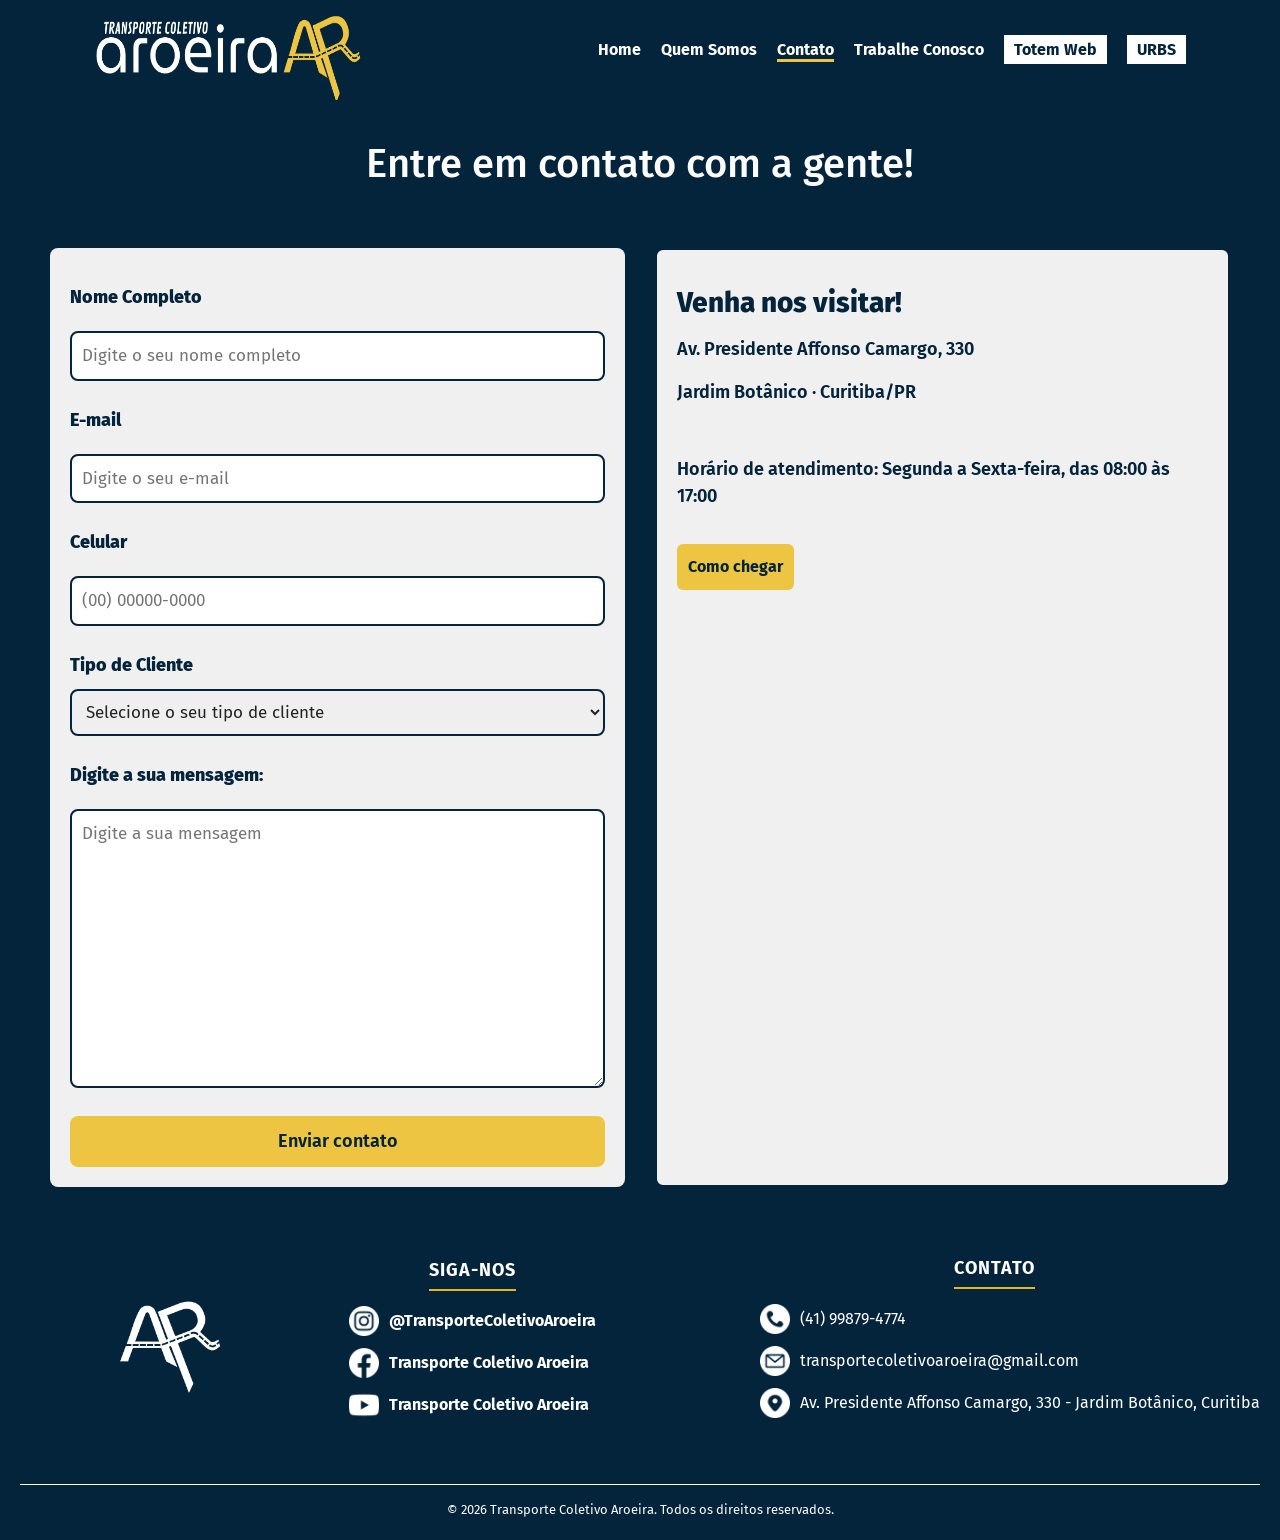
<file: contato.html>
<!DOCTYPE html>
<html lang="pt-br">

<head>
    <meta charset="UTF-8">
    <meta name="viewport" content="width=device-width, initial-scale=1.0">
    <link rel="stylesheet" href="css/bootstrap.min.css">
    <link rel="stylesheet" href="css/contato.css">
    <link rel="preconnect" href="https://fonts.googleapis.com">
    <link rel="preconnect" href="https://fonts.gstatic.com" crossorigin>
    <link href="https://fonts.googleapis.com/css2?family=Fira+Sans:ital,wght@0,100;0,200;0,300;0,400;0,500;0,600;0,700;0,800;0,900;1,100;1,200;1,300;1,400;1,500;1,600;1,700;1,800;1,900&family=Martel+Sans:wght@200;300;400;600;700;800;900&display=swap" rel="stylesheet">
    <link rel="icon" type="image/png" href="./img/logo1-azul.png">
    <title>Contato</title>

    <style>
        .menuativo {
            border-style: solid;
            border-color: #edc542;
            border-width: 0 0 3px 0;
        }
    </style>
</head>
<body>

    

    <header>
        <nav class="container nav-fill w-100">
            <div class="container-fluid align-items-center d-flex justify-content-between">
                <a class="navbar-brand" href="#">
                    <img src="img/logo-azul.png" alt="logotipo" width="270px" height="100px" id="logoHome">
                </a>

                <ul class="menu">
                    <li><a href="index.html">Home</a></li>
                    <li><a href="historia.html">Quem Somos</a></li>
                    <li><a class="menuativo" href="contato.html">Contato</a></li>
                    <li><a href="formulario-tc.html" target="_blank">Trabalhe Conosco</a></li>
                    <li><a href="totem-web.html" target="_blank" id="totem-web">Totem Web</a></li>
                    <li><a href="https://www.urbs.curitiba.pr.gov.br/portal/" target="_blank" id="totem-web">URBS</a></li>
                </ul>
            </div>
        </nav>
    </header>

    <main>
              <div class="contato-form-titulo">
            <h1>Entre em contato com a gente!</h1>
        </div>

        <div class="contato-linha">

        <form class="contato-form" action="#" method="post" enctype="multipart/form-data">
            <label for="cont-name">Nome Completo</label>
            <input type="text" id="cont-name" name="nome" placeholder="Digite o seu nome completo" required pattern=".{2,}" title="Nome deve ter pelo menos 2 caracteres">
            <label for="email">E-mail</label>
            <input type="email" id="email" name="email" placeholder="Digite o seu e-mail" required>
            <label for="cont-number">Celular</label>
            <input type="tel" id="cont-number" name="celular" placeholder="(00) 00000-0000"
                pattern="^\([1-9]{2}\)\s?[9]{1}[0-9]{4}-[0-9]{4}$" minlength="10" maxlength="14" required>


            <div class="area">
                <label for="area">Tipo de Cliente</label>
                <select name="area" id="area" required>
                    <option value="" selected disabled>Selecione o seu tipo de cliente</option>
                    <option value="A">Pessoa Física</option>
                    <option value="B">Pessoa Jurídica</option>
                </select>
            </div>

            <label for="mensagem">Digite a sua mensagem:</label>
            <textarea id="mensagem" name="mensagem" rows="10" cols="80" placeholder="Digite a sua mensagem" minlength="8" required></textarea>

            <button type="submit" class="btn-enviar" id="enviar">Enviar contato</button>
        </form>

    <div class="location-card">
  <div class="card-content">
    <h3>Venha nos visitar!</h3>
    <p>Av. Presidente Affonso Camargo, 330</p>
    <p>Jardim Botânico · Curitiba/PR</p>
    <br>
    <p>Horário de atendimento: Segunda a Sexta-feira, das 08:00 às 17:00</p>
    <br>
    <a href="https://www.google.com/maps/dir//Av.+Presidente+Affonso+Camargo,+330+-+Jardim+Bot%C3%A2nico,+Curitiba+-+PR,+80060-090/@-25.4353111,-49.2536797,17z/data=!4m18!1m8!3m7!1s0x94dce45008316187:0xa45df566914009e5!2sAv.+Presidente+Affonso+Camargo,+330+-+Jardim+Bot%C3%A2nico,+Curitiba+-+PR,+80060-090!3b1!8m2!3d-25.4353111!4d-49.2536797!16s%2Fg%2F11nnkry5k0!4m8!1m0!1m5!1m1!1s0x94dce45008316187:0xa45df566914009e5!2m2!1d-49.2536797!2d-25.4353111!3e3?entry=ttu&g_ep=EgoyMDI2MTEwOC4wIKXMDSoASAFQAw%3D%3D" class="btn" target="_blank" id="btn-directions">Como chegar</a>
  </div>
 
  <div class="map-container">
    <iframe src="https://www.google.com/maps/embed?pb=!1m18!1m12!1m3!1d3603.0883064479963!2d-49.256254624828095!3d-25.435311077558456!2m3!1f0!2f0!3f0!3m2!1i1024!2i768!4f13.1!3m3!1m2!1s0x94dce45008316187%3A0xa45df566914009e5!2sAv.%20Presidente%20Affonso%20Camargo%2C%20330%20-%20Jardim%20Bot%C3%A2nico%2C%20Curitiba%20-%20PR%2C%2080060-090!5e0!3m2!1spt-PT!2sbr!4v1794340828627!5m2!1spt-PT!2sbr" width="600" height="450" style="border:0;" allowfullscreen="" loading="lazy" referrerpolicy="strict-origin-when-cross-origin"></iframe>
  </div>
 
</div>
</div>
    </main>


    <footer>
        <div class="container d-flex justify-content-center align-items-center">
            <img src="img/logo2.png" alt="logotipo" width="150px" height="150px" id="logoFooter">
        </div>

        <div class="redes-sociais-container">
            <ul class="redes-sociais">
                 <h4>SIGA-NOS</h4>
                <li>
                    <img src="img/instagram-circle.png" alt="Instagram" width="30px" height="30px">
                    <a href="https://www.instagram.com/transportecoletivoaroeira/" target="_blank">@TransporteColetivoAroeira</a>
                </li>
                <li>
                    <img src="img/facebook (2).png" alt="Facebook" width="30px" height="30px">
                    <a href="https://www.facebook.com/profile.php?id=61596211351016" target="_blank">Transporte Coletivo Aroeira</a>
                </li>
                <li>
                    <img src="img/youtube (2).png" alt="Youtube" width="30px" height="30px">
                    <a href="https://www.youtube.com/channel/UCSySP_nSe_MnzeuQm8VsVvQ" target="_blank">Transporte Coletivo Aroeira</a>
                </li>
            </ul>
        </div>

        <div class="contato">
            <h4>CONTATO</h4>
            <ul class="contato-lista">
                <li>
                    <img src="img/phone.png" alt="Telefone" width="30px" height="30px">
                    <span>(41) 99879-4774</span>
                </li>
                <li>
                    <img src="img/email.png" alt="Email" width="30px" height="30px">
                    <span>transportecoletivoaroeira@gmail.com</span>
                </li>

                <li>
                    <img src="img/location.png" alt="Localização" width="30px" height="30px">
                    <span>Av. Presidente Affonso Camargo, 330 - Jardim Botânico, Curitiba</span>
                    </li>
            </ul>
        </div>
         <p>© 2026 Transporte Coletivo Aroeira. Todos os direitos reservados.</p>
    </footer>

    <script src="js/contato.js"></script>
</body>
    </html>
</file>
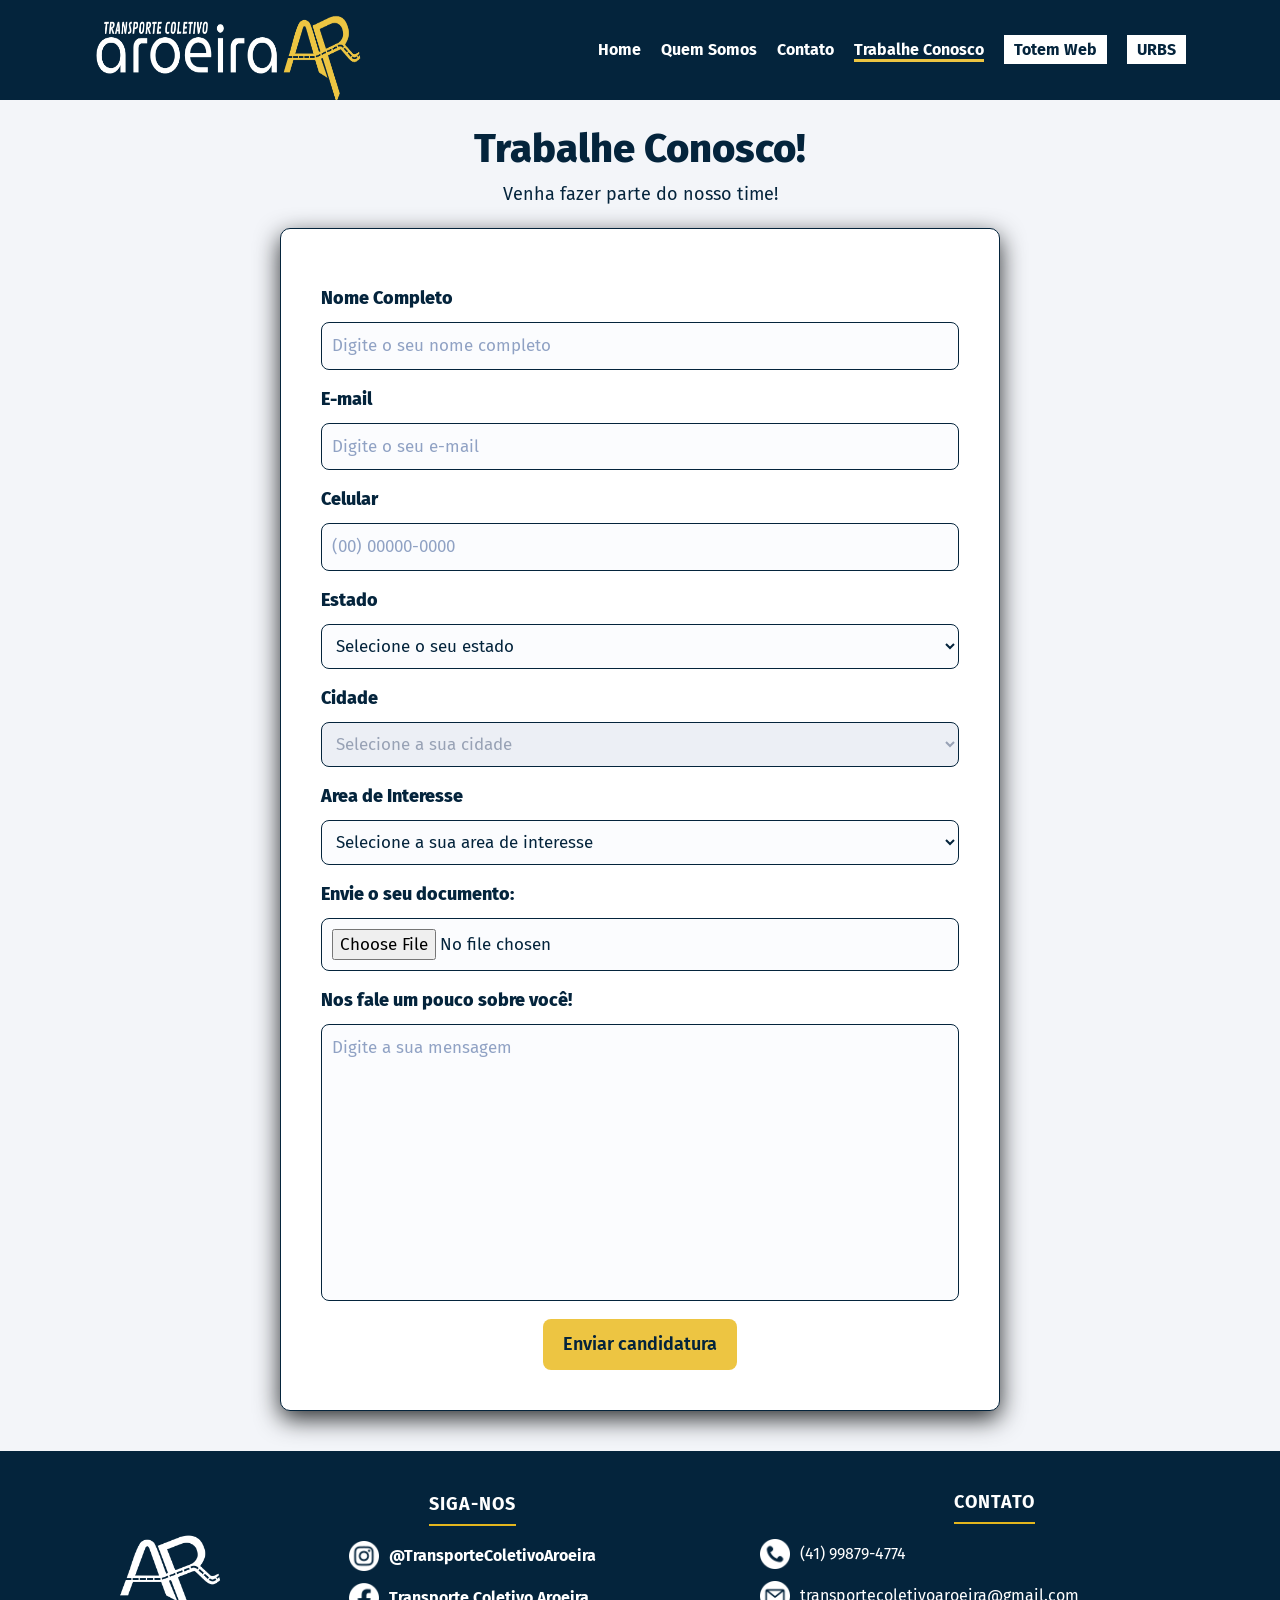
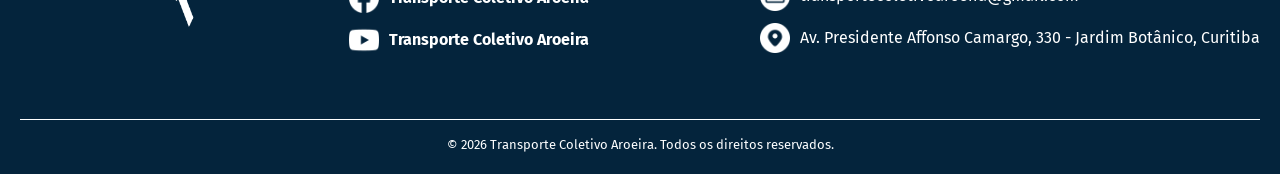
<file: formulario-tc.html>
<!DOCTYPE html>
<html lang="pt-br">

<head>
    <meta charset="UTF-8">
    <meta name="viewport" content="width=device-width, initial-scale=1.0">
    <link rel="stylesheet" href="css/bootstrap.min.css">
    <link rel="stylesheet" href="css/formulario-tc.css">
    <link rel="stylesheet" href="css/index.css">
    <link rel="preconnect" href="https://fonts.googleapis.com">
    <link rel="preconnect" href="https://fonts.gstatic.com" crossorigin>
    <link href="https://fonts.googleapis.com/css2?family=Fira+Sans:ital,wght@0,100;0,200;0,300;0,400;0,500;0,600;0,700;0,800;0,900;1,100;1,200;1,300;1,400;1,500;1,600;1,700;1,800;1,900&family=Martel+Sans:wght@200;300;400;600;700;800;900&display=swap" rel="stylesheet">
    <link rel="icon" type="image/png" href="img/logo1-azul.png">
    <title>Formulário Trabalhe Conosco</title>

    <style>
        .menuativo {
            border-style: solid;
            border-color: #edc542;
            border-width: 0 0 3px 0;
        }
    </style>
</head>

<body>

    <header>
        <nav class="container nav-fill w-100">
            <div class="container-fluid align-items-center d-flex justify-content-between">
                <a class="navbar-brand" href="#">
                    <img src="img/logo-azul.png" alt="logotipo" width="270px" height="100px" id="logoHome">
                </a>

                <ul class="menu">
                    <li><a href="index.html">Home</a></li>
                    <li><a href="historia.html">Quem Somos</a></li>
                    <li><a href="contato.html">Contato</a></li>
                    <li><a class="menuativo" href="formulario-tc.html" target="_blank">Trabalhe Conosco</a></li>
                    <li><a href="totem-web.html" target="_blank" id="totem-web">Totem Web</a></li>
                    <li><a href="https://www.urbs.curitiba.pr.gov.br/portal/" target="_blank" id="totem-web">URBS</a></li>
                </ul>
            </div>
        </nav>
    </header>


    <main>
        <div class="formulario-tc-titulo">
            <h1>Trabalhe Conosco!</h1>
            <p>Venha fazer parte do nosso time!</p>
        </div>

        <form class="formulario-tc" action="#" method="post" enctype="multipart/form-data">
            <label for="form-name">Nome Completo</label>
            <input type="text" id="form-name" name="nome" placeholder="Digite o seu nome completo" required pattern=".{2,}" title="Nome deve ter pelo menos 2 caracteres">
            <label for="email">E-mail</label>
            <input type="email" id="email" name="email" placeholder="Digite o seu e-mail" required>
            <label for="form-number">Celular</label>
            <input type="tel" id="form-number" name="celular" placeholder="(00) 00000-0000"
                pattern="^\([1-9]{2}\)\s?[9]{1}[0-9]{4}-[0-9]{4}$" minlength="10" maxlength="14" required>
            <div class="formu-estado">
                <label for="form-state">Estado</label>
                <select name="estado" id="form-state" required>
                    <option value="" selected disabled>Selecione o seu estado</option>
                    <option value="1">Paraná</option>
                    <option value="2">Santa Catarina</option>
                </select>
                <label for="cidade">Cidade</label>
                <select id="cidade" name="cidade" disabled>
                    <option value="">Selecione a sua cidade</option>
                </select>
            </div>

            <div class="area">
                <label for="area">Area de Interesse</label>
                <select name="area" id="area" required>
                    <option value="" selected disabled>Selecione a sua area de interesse</option>
                    <option value="A">Tecnologia</option>
                    <option value="B">Administração</option>
                    <option value="C">Manutenção</option>
                    <option value="D">Financeiro</option>
                </select>
            </div>

            <div class="curriculo">
                <label for="arquivo-doc">Envie o seu documento:</label>
                <input type="file" id="arquivo-doc" name="documento">
            </div>

            <label for="mensagem">Nos fale um pouco sobre você!</label>
            <textarea id="mensagem" name="mensagem" rows="10" cols="80" placeholder="Digite a sua mensagem" minlength="8" required></textarea>

            <button type="submit" class="btn-enviar" id="enviar">Enviar candidatura</button>
        </form>

    </main>

        <footer>
        <div class="container d-flex justify-content-center align-items-center">
            <img src="img/logo2.png" alt="logotipo" width="150px" height="150px" id="logoFooter">
        </div>

        <div class="redes-sociais-container">
            <ul class="redes-sociais">
                 <h4>SIGA-NOS</h4>
                <li>
                    <img src="img/instagram-circle.png" alt="Instagram" width="30px" height="30px">
                    <a href="https://www.instagram.com/transportecoletivoaroeira/" target="_blank">@TransporteColetivoAroeira</a>
                </li>
                <li>
                    <img src="img/facebook (2).png" alt="Facebook" width="30px" height="30px">
                    <a href="https://www.facebook.com/profile.php?id=61596211351016" target="_blank">Transporte Coletivo Aroeira</a>
                </li>
                <li>
                    <img src="img/youtube (2).png" alt="Youtube" width="30px" height="30px">
                    <a href="https://www.youtube.com/channel/UCSySP_nSe_MnzeuQm8VsVvQ" target="_blank">Transporte Coletivo Aroeira</a>
                </li>
            </ul>
        </div>

        <div class="contato">
            <h4>CONTATO</h4>
            <ul class="contato-lista">
                <li>
                    <img src="img/phone.png" alt="Telefone" width="30px" height="30px">
                    <span>(41) 99879-4774</span>
                </li>
                <li>
                    <img src="img/email.png" alt="Email" width="30px" height="30px">
                    <span>transportecoletivoaroeira@gmail.com</span>
                </li>

                <li>
                    <img src="img/location.png" alt="Localização" width="30px" height="30px">
                    <span>Av. Presidente Affonso Camargo, 330 - Jardim Botânico, Curitiba</span>
                    </li>
            </ul>
        </div>
         <p>© 2026 Transporte Coletivo Aroeira. Todos os direitos reservados.</p>
    </footer>


    <script src="js/formulario-tc.js"></script>

</body>

</html>
</file>
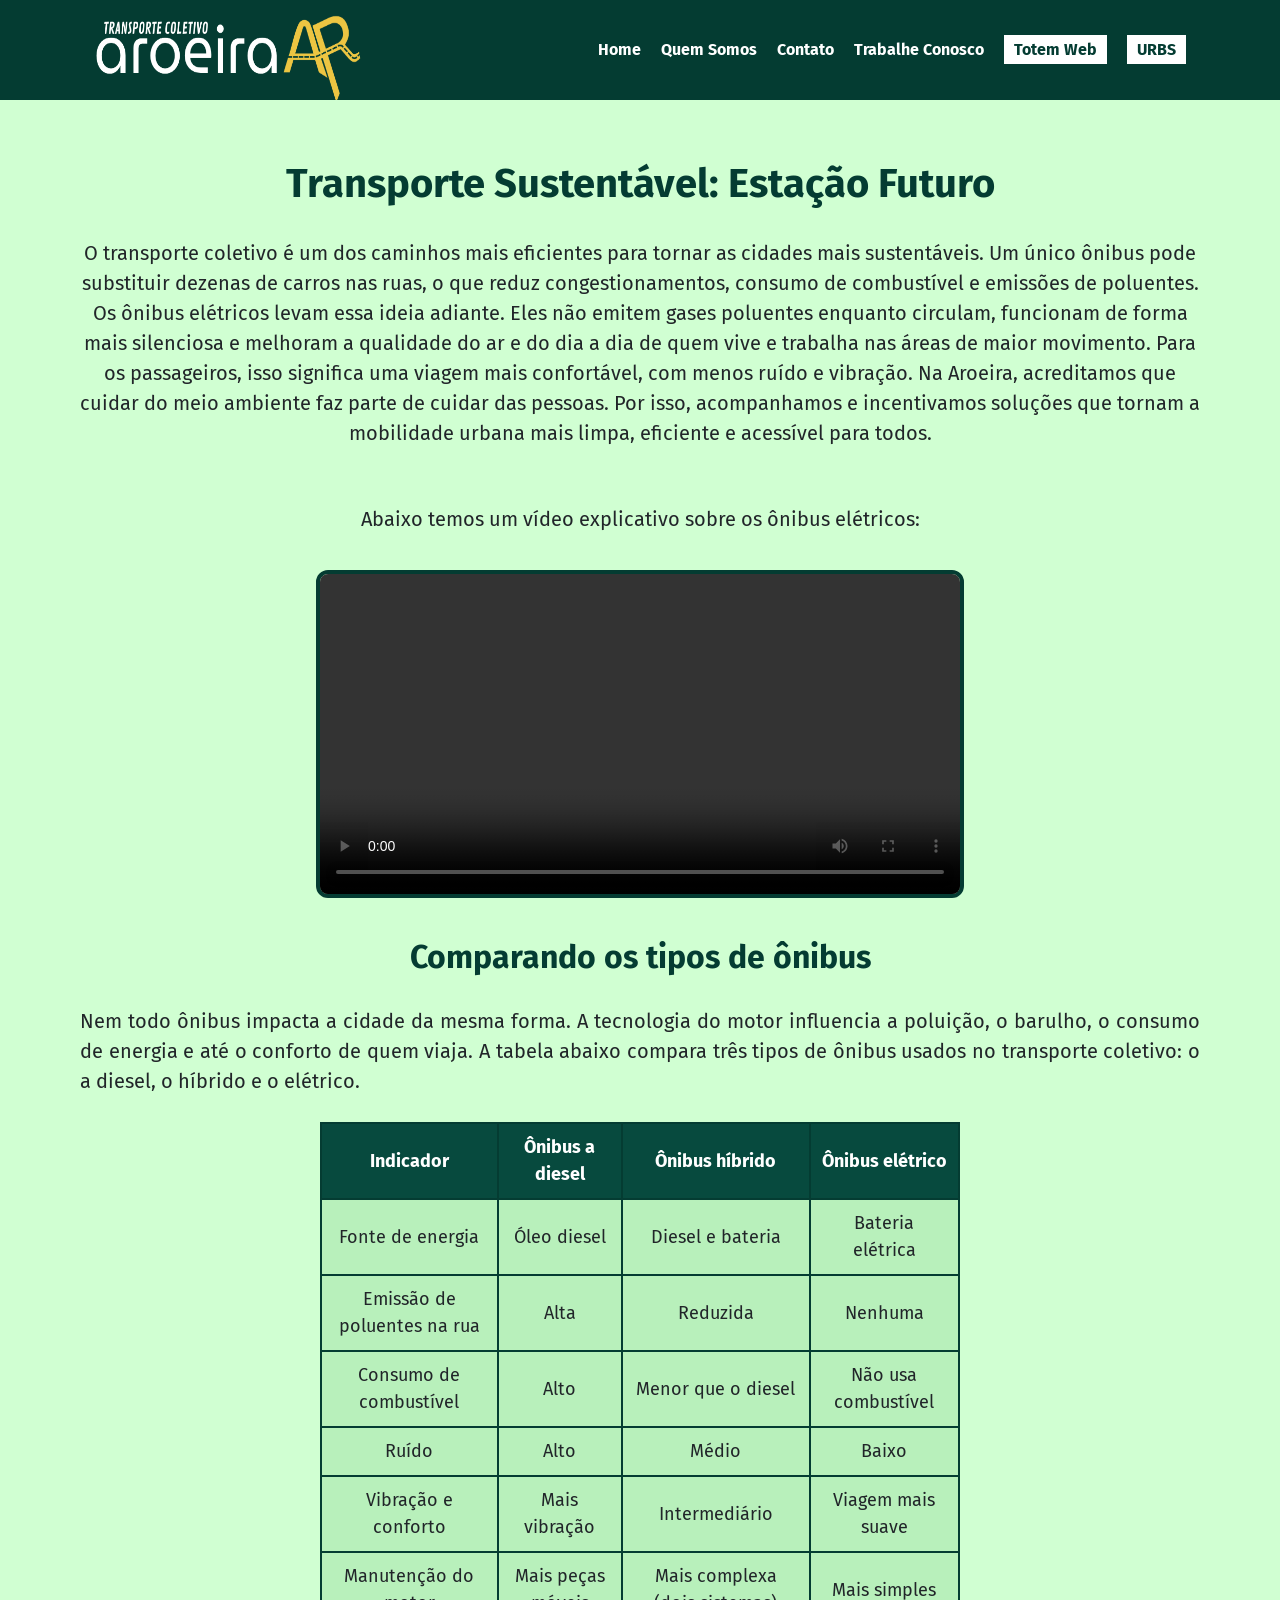
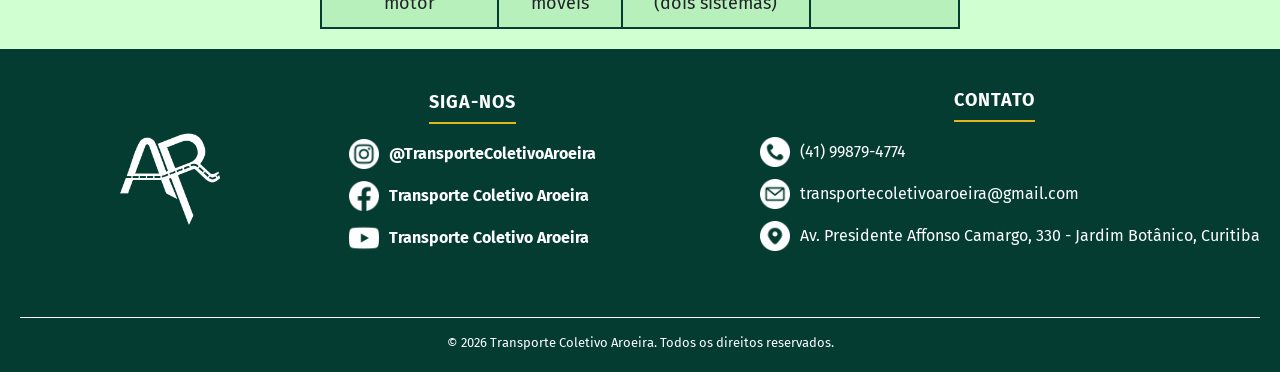
<file: sustentavel.html>
<!DOCTYPE html>
<html lang="pt-br">
<head>
    <meta charset="UTF-8">
    <meta name="viewport" content="width=device-width, initial-scale=1.0">
    <link rel="stylesheet" href="css/bootstrap.min.css">
    <link rel="stylesheet" href="css/sustentavel.css">
    <link rel="preconnect" href="https://fonts.googleapis.com">
    <link rel="preconnect" href="https://fonts.gstatic.com" crossorigin>
    <link href="https://fonts.googleapis.com/css2?family=Fira+Sans:ital,wght@0,100;0,200;0,300;0,400;0,500;0,600;0,700;0,800;0,900;1,100;1,200;1,300;1,400;1,500;1,600;1,700;1,800;1,900&family=Martel+Sans:wght@200;300;400;600;700;800;900&display=swap" rel="stylesheet">
    <link rel="icon" type="image/png" href="img/logo1-azul.png">
    <title>Transporte Sustentável</title>
</head>
<body>

    <header>
        <nav class="container nav-fill w-100">
            <div class="container-fluid align-items-center d-flex justify-content-between">
                <a class="navbar-brand" href="#">
                    <img src="img-sustentavel/logo-verde.png" alt="logotipo" width="270px" height="100px" id="logoHome">
                </a>
            

            <ul class="menu">
                <li><a class="menuativo" href="index.html">Home</a></li>
                <li><a href="historia.html">Quem Somos</a></li>
                <li><a href="contato.html">Contato</a></li>
                <li><a href="formulario-tc.html" target="_blank">Trabalhe Conosco</a></li>
                <li><a href="totem-web.html" target="_blank" id="totem-web">Totem Web</a></li>
                <li><a href="https://www.urbs.curitiba.pr.gov.br/portal/" target="_blank" id="totem-web">URBS</a></li>
            </ul>
            </div>
        </nav>
    </header>

    <main>
        <section class="intro">
            <h1>Transporte Sustentável: Estação Futuro</h1>
            <p>O transporte coletivo é um dos caminhos mais eficientes para tornar as cidades mais sustentáveis. Um único ônibus pode substituir dezenas de carros nas ruas, o que reduz congestionamentos, consumo de combustível e emissões de poluentes.
            Os ônibus elétricos levam essa ideia adiante. Eles não emitem gases poluentes enquanto circulam, funcionam de forma mais silenciosa e melhoram a qualidade do ar e do dia a dia de quem vive e trabalha nas áreas de maior movimento. Para os passageiros, isso significa uma viagem mais confortável, com menos ruído e vibração.
            Na Aroeira, acreditamos que cuidar do meio ambiente faz parte de cuidar das pessoas. Por isso, acompanhamos e incentivamos soluções que tornam a mobilidade urbana mais limpa, eficiente e acessível para todos.</p>

            <p>Abaixo temos um vídeo explicativo sobre os ônibus elétricos:</p>

            <div class="video-sus">
            <video width="640" height="360" controls>
                <source src="video/video-OnibusEletrico.mp4" type="video/mp4">
                <p>Seu navegador não suporta a tag de vídeo.</p>
                </video>
                </div>
        </section>

        <section class="tabela">
            <h2>Comparando os tipos de ônibus</h2>
<p>
    Nem todo ônibus impacta a cidade da mesma forma. A tecnologia do motor influencia
    a poluição, o barulho, o consumo de energia e até o conforto de quem viaja.
    A tabela abaixo compara três tipos de ônibus usados no transporte coletivo:
    o a diesel, o híbrido e o elétrico.
</p>
<table>
  <thead>
    <tr>
      <th>Indicador</th>
      <th>Ônibus a diesel</th>
      <th>Ônibus híbrido</th>
      <th>Ônibus elétrico</th>
    </tr>
  </thead>
  <tbody>
    <tr>
      <td>Fonte de energia</td>
      <td>Óleo diesel</td>
      <td>Diesel e bateria</td>
      <td>Bateria elétrica</td>
    </tr>
    <tr>
      <td>Emissão de poluentes na rua</td>
      <td>Alta</td>
      <td>Reduzida</td>
      <td>Nenhuma</td>
    </tr>
    <tr>
      <td>Consumo de combustível</td>
      <td>Alto</td>
      <td>Menor que o diesel</td>
      <td>Não usa combustível</td>
    </tr>
    <tr>
      <td>Ruído</td>
      <td>Alto</td>
      <td>Médio</td>
      <td>Baixo</td>
    </tr>
    <tr>
      <td>Vibração e conforto</td>
      <td>Mais vibração</td>
      <td>Intermediário</td>
      <td>Viagem mais suave</td>
    </tr>
    <tr>
      <td>Manutenção do motor</td>
      <td>Mais peças móveis</td>
      <td>Mais complexa (dois sistemas)</td>
      <td>Mais simples</td>
    </tr>
  </tbody>
</table>
</section>
    </main>

   <footer>
        <div class="container d-flex justify-content-center align-items-center">
            <img src="img/logo2.png" alt="logotipo" width="150px" height="150px" id="logoFooter">
        </div>

        <div class="redes-sociais-container">
            <ul class="redes-sociais">
                 <h4>SIGA-NOS</h4>
                <li>
                    <img src="img/instagram-circle.png" alt="Instagram" width="30px" height="30px">
                    <a href="https://www.instagram.com/transportecoletivoaroeira/" target="_blank">@TransporteColetivoAroeira</a>
                </li>
                <li>
                    <img src="img/facebook (2).png" alt="Facebook" width="30px" height="30px">
                    <a href="https://www.facebook.com/profile.php?id=61596211351016" target="_blank">Transporte Coletivo Aroeira</a>
                </li>
                <li>
                    <img src="img/youtube (2).png" alt="Youtube" width="30px" height="30px">
                    <a href="https://www.youtube.com/channel/UCSySP_nSe_MnzeuQm8VsVvQ" target="_blank">Transporte Coletivo Aroeira</a>
                </li>
            </ul>
        </div>

        <div class="contato">
            <h4>CONTATO</h4>
            <ul class="contato-lista">
                <li>
                    <img src="img/phone.png" alt="Telefone" width="30px" height="30px">
                    <span>(41) 99879-4774</span>
                </li>
                <li>
                    <img src="img/email.png" alt="Email" width="30px" height="30px">
                    <span>transportecoletivoaroeira@gmail.com</span>
                </li>

                <li>
                    <img src="img/location.png" alt="Localização" width="30px" height="30px">
                    <span>Av. Presidente Affonso Camargo, 330 - Jardim Botânico, Curitiba</span>
                    </li>
            </ul>
        </div>
         <p>© 2026 Transporte Coletivo Aroeira. Todos os direitos reservados.</p>
    </footer>

</body>
</html>
</file>
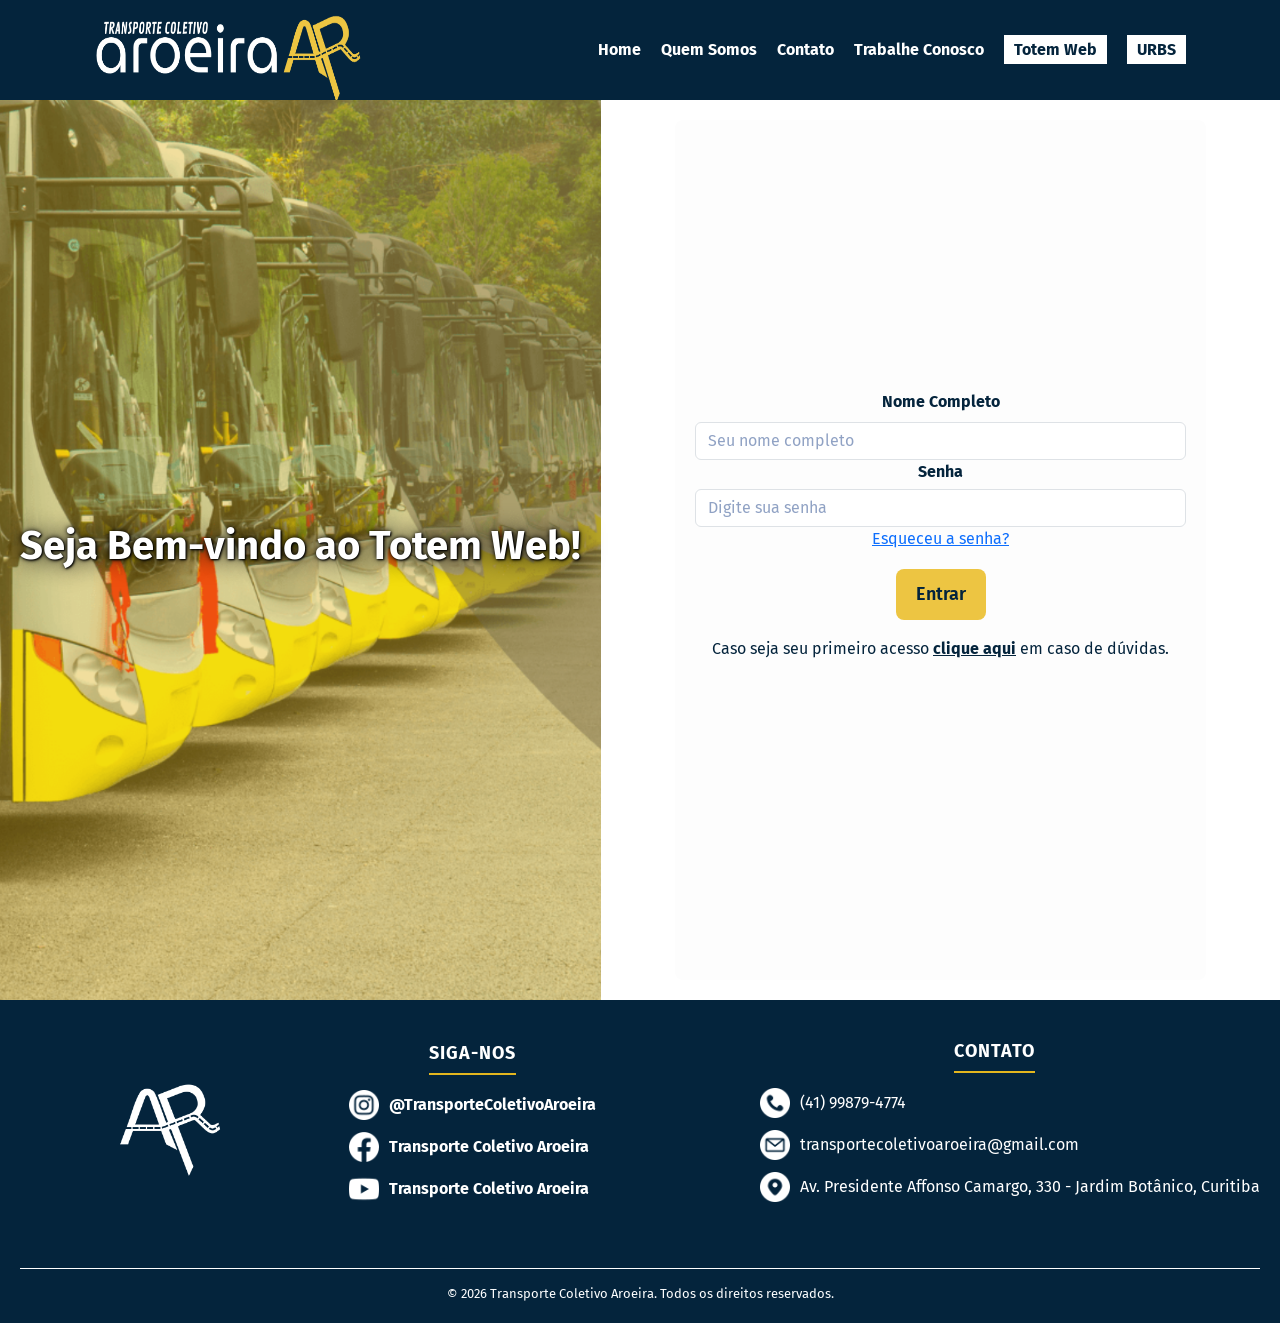
<file: totem-web.html>
<!DOCTYPE html>
<html lang="pt-br">
<head>
    <meta charset="UTF-8">
    <meta name="viewport" content="width=device-width, initial-scale=1.0">
    <link rel="stylesheet" href="css/bootstrap.min.css">
    <link rel="stylesheet" href="css/totem.css">
    <link rel="preconnect" href="https://fonts.googleapis.com">
    <link rel="preconnect" href="https://fonts.gstatic.com" crossorigin>
    <link href="https://fonts.googleapis.com/css2?family=Fira+Sans:ital,wght@0,100;0,200;0,300;0,400;0,500;0,600;0,700;0,800;0,900;1,100;1,200;1,300;1,400;1,500;1,600;1,700;1,800;1,900&family=Martel+Sans:wght@200;300;400;600;700;800;900&display=swap" rel="stylesheet">
    <link rel="icon" type="image/png" href="img/logo1-azul.png">
    <title>Totem Web</title>
</head>
<body>

    <header>
        <nav class="container nav-fill w-100">
            <div class="container-fluid align-items-center d-flex justify-content-between">
                <a class="navbar-brand" href="#">
                    <img src="img/logo-azul.png" alt="logotipo" width="270px" height="100px" id="logoHome">
                </a>
            

            <ul class="menu">
                <li><a href="index.html">Home</a></li>
                <li><a href="historia.html">Quem Somos</a></li>
                <li><a href="contato.html">Contato</a></li>
                <li><a href="formulario-tc.html" target="_blank">Trabalhe Conosco</a></li>
                <li><a href="totem-web.html\\" target="_blank" id="totem-web">Totem Web</a></li>
                <li><a href="https://www.urbs.curitiba.pr.gov.br/portal/" target="_blank" id="totem-web">URBS</a></li>
            </ul>
            </div>

        </nav>
    </header>

    <main>
        <section class="titulo">
            <h1>Seja Bem-vindo ao Totem Web!</h1>
        </section>

        <section class="login">
            <label for="nome" class="form-label mb-2">Nome Completo</label>
            <input type="text" class="form-control" id="nome" placeholder="Seu nome completo">
            <label for="senha" class="form-label">Senha</label>
            <input type="password" id="senha" class="form-control" placeholder="Digite sua senha">
            <a href="#" class="recuperacao" id="link-recuperacao">Esqueceu a senha?</a>
            <button type="submit" class="btn-enviar" id="link-enviar">Entrar</button>

            <div class="alert theme-warning" role="alert">
            <p>Caso seja seu primeiro acesso <a href="#" class="alert-link" id="link-alerta">clique aqui</a> em caso de dúvidas.</p>
            </div>
        </section>
    </main>

       <footer>
        <div class="container d-flex justify-content-center align-items-center">
            <img src="img/logo2.png" alt="logotipo" width="150px" height="150px" id="logoFooter">
        </div>

        <div class="redes-sociais-container">
            <ul class="redes-sociais">
                 <h4>SIGA-NOS</h4>
                <li>
                    <img src="img/instagram-circle.png" alt="Instagram" width="30px" height="30px">
                    <a href="https://www.instagram.com/transportecoletivoaroeira/" target="_blank">@TransporteColetivoAroeira</a>
                </li>
                <li>
                    <img src="img/facebook (2).png" alt="Facebook" width="30px" height="30px">
                    <a href="https://www.facebook.com/profile.php?id=61596211351016" target="_blank">Transporte Coletivo Aroeira</a>
                </li>
                <li>
                    <img src="img/youtube (2).png" alt="Youtube" width="30px" height="30px">
                    <a href="https://www.youtube.com/channel/UCSySP_nSe_MnzeuQm8VsVvQ" target="_blank">Transporte Coletivo Aroeira</a>
                </li>
            </ul>
        </div>

        <div class="contato">
            <h4>CONTATO</h4>
            <ul class="contato-lista">
                <li>
                    <img src="img/phone.png" alt="Telefone" width="30px" height="30px">
                    <span>(41) 99879-4774</span>
                </li>
                <li>
                    <img src="img/email.png" alt="Email" width="30px" height="30px">
                    <span>transportecoletivoaroeira@gmail.com</span>
                </li>

                <li>
                    <img src="img/location.png" alt="Localização" width="30px" height="30px">
                    <span>Av. Presidente Affonso Camargo, 330 - Jardim Botânico, Curitiba</span>
                    </li>
            </ul>
        </div>
         <p>© 2026 Transporte Coletivo Aroeira. Todos os direitos reservados.</p>
    </footer>

    <script src="js/totem.js"></script>
</body>
</html>
</file>
<file: css/contato.css>
body {
    font-family: 'Fira Sans', sans-serif;
    background-color: #04243c;
}

header {
background-color: #04243c;
margin: auto;
}


#totem-web {
    background-color: white;
    color: #04243c;
    padding: 5px 10px;
    transition: background-color 0.2s ease, color 0.2s ease;
}

.menu {
    display: flex;
    justify-content: center;
    list-style-type: none;
    margin: 0;
    padding: 0;
    gap: 20px;
}

.menu a {
    transition: color 0.2s ease;
}

.menu a:hover {
    color: #edc542;
    border-bottom: 3px solid #edc542;
}


#totem-web:hover {
    background-color: #edc542;
    color: #04243c;
    border-bottom: 0;
}

li a{
    color: white;
    text-decoration: none;
    font-weight: bold;
}

footer {
    background-color: #04243c;
    color: white;
    text-align: center;
    padding: 40px 20px 20px;
    display: flex;
    flex-wrap: wrap;
    justify-content: space-around;
    align-items: flex-start;
    gap: 30px;
}

#logoFooter {
    object-fit: contain;
    margin-bottom: 10px;
}

footer .container {
    flex: 1 1 200px;
}

.redes-sociais {
    align-items: left;
    display: block;
    list-style-type: none;
    justify-content: left;
    gap: 10px;
    margin-top: 10px;
    font-size: 18px;
    list-style: none;
    margin: 0;
    padding: 0;
}

.redes-sociais-container {
    display: flex;
    justify-content: left;
    flex: 1 1 250px;
}

.redes-sociais li,
.contato-lista li {
    display: flex;
    align-items: center;
    gap: 10px;
    margin-bottom: 12px;
    font-size: 16px;
}

footer h4 {
    font-size: 18px;
    font-weight: bold;
    letter-spacing: 1px;
    margin-bottom: 15px;
    padding-bottom: 8px;
    border-bottom: 2px solid #e4b61e;
    display: inline-block;
}

footer p {
    flex: 0 0 100%;
    text-align: center;
    margin: 20px 0 0;
    padding-top: 15px;
    border-top: 1px solid #ffffff;
    font-size: 13px;
    color: #fdfeff;
}

.contato-linha {
    display: flex;
    align-items: stretch;   /* cada um com a sua altura; use "stretch" para igualar */
    justify-content: center;
    gap: 30px;
    flex-wrap: wrap;           /* no celular, o card desce para baixo do formulário */
    max-width: 1200px;
    margin: 0 auto;
    padding-bottom: 30px;
    padding-left: 10px;
    padding-right: 10px;
}

.contato-linha > .contato-form,
.contato-linha > .location-card {
    flex: 1 1 400px;           /* cada um ocupa metade, mas quebra de linha abaixo de ~400px */
    max-width: 100%;
    margin: 0;                 /* remove margens automáticas que atrapalham o flex */
}

.map-container iframe {
    width: 100%;               /* o iframe tem width="600" fixo e estouraria a coluna */
    height: 300px;
}

.contato-form {
    background-color: #f0f0f0;
    color: #04243c;
    border-radius: 8px;
    display: flex;
    flex-direction: column;
    gap: 10px;
    padding: 20px;
}

.contato-form label {
    font-weight: 800;
    font-size: 18px;
    color: #04243c;
    margin: 16px 0 10px;
}

.location-card {
    border: 2px solid #04243c;
    background-color: #f0f0f0;
    border-radius: 8px;
    padding: 20px;
    display: flex;
    flex-direction: column;
}

.map-container {
    flex: 1;
    min-height: 300px;
}

.map-container iframe {
    width: 100%;
    height: 100%;
}


.location-card h3{
    font-weight: 800;
    color: #04243c;
    margin: 16px 0 10px;
}

.location-card p {
    font-weight: 600;
    font-size: 18px;
    color: #04243c;
    margin: 16px 0 10px;
}

.contato-form input,
.contato-form select,
.contato-form textarea {
    width: 100%;
    padding: 10px 10px;
    font-size: 17px;
    color: #262323;
    border: 2px solid #04243c;
    border-radius: 8px;
}

.btn-enviar {
    width: 100%;
    margin-top: 18px;
    align-self: center;
    padding: 12px 20px;
    font-weight: 600;
    font-size: 18px;
    color: #04243c;
    background: #edc542;
    border: 0;
    border-radius: 8px;
    cursor: pointer;
}
 
.btn-enviar:hover {
    background: #e4b61e;
}

  #btn-directions {
    padding: 10px;
    margin-bottom: 10px;
    text-decoration: none;
    font-weight: bold;
    background-color: #edc542;
    color: #04243c;
  }

  #btn-directions:hover {
    background-color: #f0d16a;
    color: #04243c;
  }

  .contato-form-titulo {
    text-align: center;
    margin-top: 40px;
    margin-bottom: 60px;
    font-weight: bold;
    color: #fcfcfc;
  }

html {
       overflow-y: scroll;
   }
   
@media (max-width: 768px) {
    header .container-fluid {
        flex-direction: column;
        gap: 10px;
        padding-bottom: 10px;
    }

    .menu {
        flex-wrap: wrap;
        gap: 10px 15px;
        padding: 0 10px;
    }

    #logoHome {
        max-width: 100%;
        height: auto;
    }

    footer {
        flex-direction: column;
        align-items: center;
    }

    .redes-sociais-container {
        justify-content: center;
    }
}


@media (max-width: 768px) {
    .contato-linha {
        gap: 20px;
        padding-left: 10px;
        padding-right: 10px;
    }

    .contato-form,
    .location-card {
        padding: 15px;
    }

    .contato-form-titulo {
        margin-top: 20px;
        margin-bottom: 30px;
        font-size: 1.6rem;
    }
}
</file>
<file: css/formulario-tc.css>
body {
    font-family: 'Fira Sans', sans-serif;
}

textarea {
    resize: none;
}

header {
background-color: #04243c;
margin: auto;
}


#totem-web {
    background-color: white;
    color: #04243c;
    padding: 5px 10px;
    transition: background-color 0.2s ease, color 0.2s ease;
}

.menu {
    display: flex;
    justify-content: center;
    list-style-type: none;
    margin: 0;
    padding: 0;
    gap: 20px;
}

.menu a {
    transition: color 0.2s ease;
}

.menu a:hover {
    color: #edc542;
    border-bottom: 3px solid #edc542;
}


#totem-web:hover {
    background-color: #edc542;
    color: #04243c;
    border-bottom: 0;
}

li a{
    color: white;
    text-decoration: none;
    font-weight: bold;
}

.formulario-tc-titulo {
    max-width: 720px;
    margin: 25px auto 5px;
    text-align: center;
}

.formulario-tc-titulo h1 {
    font-weight: 800;
    color: #04243c;
}
 
.formulario-tc-titulo p {
    margin: 0;
    font-size: 18px;
    color: #04243c;
    margin-bottom: 20px;
}

.formulario-tc {
    max-width: 720px;
    margin: 0 auto;
    padding: 40px;
    background: #ffffff;
    border-radius: 10px;
    border: 1px solid #04243c;
    box-shadow: 0 8px 25px #2b2e30;
    display: flex;
    flex-direction: column;
    margin-bottom: 40px;
}

.formulario-tc label {
    font-weight: 800;
    font-size: 18px;
    color: #04243c;
    margin: 16px 0 10px;
}

.formulario-tc input,
.formulario-tc select,
.formulario-tc textarea {
    width: 100%;
    padding: 10px 10px;
    font-size: 17px;
    color: #04243c;
    background: #fbfcfe;
    border: 1.5px solid #04243c;
    border-radius: 8px;
}
 
.formulario-tc ::placeholder {
    color: #90a2c4;
}
 
.formulario-tc input:hover,
.formulario-tc select:hover,
.formulario-tc textarea:hover {
    border-color: #edc542;
}
 
.formulario-tc input:focus,
.formulario-tc select:focus,
.formulario-tc textarea:focus {
    outline: none;
    background: #fff;
    border-color: #04243c;
    box-shadow: 0 0 0 2px #edc542
}


.formulario-tc select:disabled {
    background: #eceff5;
    color: #98a2b5;
    cursor: not-allowed;
}

.area {
    display: flex;
    flex-direction: column;
}

.formulario-tc input:user-invalid,
.formulario-tc select:user-invalid,
.formulario-tc textarea:user-invalid {
    border-color: red;
}
 
.btn-enviar {
    margin-top: 18px;
    align-self: center;
    padding: 12px 20px;
    font-weight: 600;
    font-size: 18px;
    color: #04243c;
    background: #edc542;
    border: 0;
    border-radius: 8px;
}
 
.btn-enviar:hover {
    background: #e4b61e;
}

html {
       overflow-y: scroll;
   }

footer {
    background-color: #04243c;
    color: white;
    text-align: center;
    padding: 40px 20px 20px;
    display: flex;
    flex-wrap: wrap;
    justify-content: space-around;
    align-items: flex-start;
    gap: 30px;
}

#logoFooter {
    object-fit: contain;
    margin-bottom: 10px;
}

footer .container {
    flex: 1 1 200px;
}

.redes-sociais {
    align-items: left;
    display: block;
    list-style-type: none;
    justify-content: left;
    gap: 10px;
    margin-top: 10px;
    font-size: 18px;
    list-style: none;
    margin: 0;
    padding: 0;
}

.redes-sociais-container {
    display: flex;
    justify-content: left;
    flex: 1 1 250px;
}

.redes-sociais li,
.contato-lista li {
    display: flex;
    align-items: center;
    gap: 10px;
    margin-bottom: 12px;
    font-size: 16px;
}

footer h4 {
    font-size: 18px;
    font-weight: bold;
    letter-spacing: 1px;
    margin-bottom: 15px;
    padding-bottom: 8px;
    border-bottom: 2px solid #e4b61e;
    display: inline-block;
}

footer p {
    flex: 0 0 100%;
    text-align: center;
    margin: 20px 0 0;
    padding-top: 15px;
    border-top: 1px solid #ffffff;
    font-size: 13px;
    color: #fdfeff;
}

@media (max-width: 768px) {
    header .container-fluid {
        flex-direction: column;
        gap: 10px;
        padding-bottom: 10px;
    }

    .menu {
        flex-wrap: wrap;
        gap: 10px 15px;
        padding: 0 10px;
    }

    #logoHome {
        max-width: 100%;
        height: auto;
    }

    footer {
        flex-direction: column;
        align-items: center;
    }

    .redes-sociais-container {
        justify-content: center;
    }
}


@media (max-width: 768px) {
    .formulario-tc input,
    .formulario-tc select,
    .formulario-tc textarea {
        font-size: 16px;
    }

    .btn-enviar {
        width: 100%;
    }
}
</file>
<file: css/index.css>
body {
    font-family: 'Fira Sans', sans-serif;
    background-color: #f3f5f9;
}

header {
background-color: #04243c;
margin: auto;
}


#totem-web {
    background-color: white;
    color: #04243c;
    padding: 5px 10px;
    transition: background-color 0.2s ease, color 0.2s ease;
}

.menu {
    display: flex;
    justify-content: center;
    list-style-type: none;
    margin: 0;
    padding: 0;
    gap: 20px;
}

.menu a {
    transition: color 0.2s ease;
}

.menu a:hover {
    color: #edc542;
    border-bottom: 3px solid #edc542;
}


#totem-web:hover {
    background-color: #edc542;
    color: #04243c;
    border-bottom: 0;
}

li a{
    color: white;
    text-decoration: none;
    font-weight: bold;
}

footer {
    background-color: #04243c;
    color: white;
    text-align: center;
    padding: 40px 20px 20px;
    display: flex;
    flex-wrap: wrap;
    justify-content: space-around;
    align-items: flex-start;
    gap: 30px;
}

#logoFooter {
    object-fit: contain;
    margin-bottom: 10px;
}

footer .container {
    flex: 1 1 200px;
}

.redes-sociais {
    align-items: left;
    display: block;
    list-style-type: none;
    justify-content: left;
    gap: 10px;
    margin-top: 10px;
    font-size: 18px;
    list-style: none;
    margin: 0;
    padding: 0;
}

.redes-sociais-container {
    display: flex;
    justify-content: left;
    flex: 1 1 250px;
}

.redes-sociais li,
.contato-lista li {
    display: flex;
    align-items: center;
    gap: 10px;
    margin-bottom: 12px;
    font-size: 16px;
}

footer h4 {
    font-size: 18px;
    font-weight: bold;
    letter-spacing: 1px;
    margin-bottom: 15px;
    padding-bottom: 8px;
    border-bottom: 2px solid #e4b61e;
    display: inline-block;
}

main a {
    padding-left: 5px;
}

footer p {
    flex: 0 0 100%;
    text-align: center;
    margin: 20px 0 0;
    padding-top: 15px;
    border-top: 1px solid #ffffff;
    font-size: 13px;
    color: #fdfeff;
}

html {
       overflow-y: scroll;
   }

.banner {
    width: 100%;
    height: 450px;
}

.banner img {
    display: block;
    width: 100%;
    height: 100%;
    object-fit: cover;
    object-position: center 60%;
}

.card {
    border: none;
    background: transparent;
}

.card-body {
    background-color: #04243c;
    color: white;
    border-radius: 10px;
    padding: 20px;
    border: 2px solid #04243c;
}

.card-body:hover {
  transform: translateY(-4px);
  box-shadow: 0 10px 24px rgba(3, 22, 36, 0.436);
}

.card-img-top {
    padding-bottom: 5px;
    border-radius: 10px;
}

 .location-card {
    display: flex;
    max-width: 1000px;
    margin: 0 auto;
    background: #fff;
    border-radius: 24px;
    overflow: hidden;
    box-shadow: 0 10px 40px rgba(0, 0, 0, .12);
    font-family: system-ui, sans-serif;
  }
 
  .card-content {
    flex: 1;
    padding: 40px;
  }
  .card-content h3 { margin: 0 0 8px; font-size: 32px; color: #16213e; }
  .card-content p  { margin: 4px 0; color: #444; }

  
  .btn-card {
    background-color: white;
    color: #04243c;
    padding: 10px 20px;
    text-decoration: none;
    font-weight: bold;
    border-radius: 5px;
  }

  .btn-card:hover {
    background-color: #0c3e64;
    color: white;
  }
 

  .map-container {
    flex: 1.3;
    min-height: 400px;
  }
  .map-container iframe {
    width: 100%;
    height: 100%;
    border: 0;
  }

  .location-card {
    background-color: white;
    box-shadow: 0 20px 60px rgba(0, 0, 0, .12);
    margin: 40px auto;
  }

 .location-card h3,
.location-card p { font-weight: bold; }

  #btn-directions {
    padding: 15px;
    text-decoration: none;
    font-weight: bold;
    background-color: #04243c;
    color: white;
  }

  #btn-directions:hover {
    background-color: #0c3e64;
    color: white;
  }

  .sustentabilidade {
    background-color: #043c32;
    color: white;
    align-items: center;
    text-align: center;
    padding: 40px;
    font-size: 20px;
  }

  .sustentabilidade h1 {
    font-weight: bold;
    padding-bottom: 20px;
  }

  .btn-sustentavel {
    background-color: white;
    color: #043c32;
    padding: 10px 20px;
    text-decoration: none;
    font-weight: bold;
    border-radius: 5px;
  } 

   .btn-sustentavel:hover {
    background-color: #10564a;
    color: white;
   }

@media (max-width: 768px) {
    header .container-fluid {
        flex-direction: column;
        gap: 10px;
        padding-bottom: 10px;
    }

    .menu {
        flex-wrap: wrap;
        gap: 10px 15px;
        padding: 0 10px;
    }

    #logoHome {
        max-width: 100%;
        height: auto;
    }

    footer {
        flex-direction: column;
        align-items: center;
    }

    .redes-sociais-container {
        justify-content: center;
    }
}


@media (max-width: 768px) {
    .banner {
        height: 220px;
    }

    .location-card {
        flex-direction: column;
        margin: 20px 10px;
    }

    .card-content {
        padding: 20px;
    }

    .map-container {
        min-height: 300px;
    }

    .sustentabilidade {
        padding: 20px;
        font-size: 16px;
    }
}
</file>
<file: css/sustentavel.css>
body {
    font-family: 'Fira Sans', sans-serif;
    background-color: #d0ffd2;
}

header {
background-color: #043c32;
margin: auto;
}


#totem-web {
    background-color: white;
    color: #043c32;
    padding: 5px 10px;
    transition: background-color 0.2s ease, color 0.2s ease;
}


#totem-web:hover {
    background-color: #edc542;
    color: #043c32;
    border-bottom: 0;
}
.menu {
    display: flex;
    justify-content: center;
    list-style-type: none;
    margin: 0;
    padding: 0;
    gap: 20px;
}

.menu a {
    transition: color 0.2s ease;
}

.menu a:hover {
    color: #edc542;
    border-bottom: 3px solid #edc542;
}



li a{
    color: white;
    text-decoration: none;
    font-weight: bold;
}

footer {
    background-color: #043c32;
    color: white;
    text-align: center;
    padding: 40px 20px 20px;
    display: flex;
    flex-wrap: wrap;
    justify-content: space-around;
    align-items: flex-start;
    gap: 30px;
}

#logoFooter {
    object-fit: contain;
    margin-bottom: 10px;
}

footer .container {
    flex: 1 1 200px;
}

.redes-sociais {
    align-items: left;
    display: block;
    list-style-type: none;
    justify-content: left;
    gap: 10px;
    margin-top: 10px;
    font-size: 18px;
    list-style: none;
    margin: 0;
    padding: 0;
}

.redes-sociais-container {
    display: flex;
    justify-content: left;
    flex: 1 1 250px;
}

.redes-sociais li,
.contato-lista li {
    display: flex;
    align-items: center;
    gap: 10px;
    margin-bottom: 12px;
    font-size: 16px;
}

footer h4 {
    font-size: 18px;
    font-weight: bold;
    letter-spacing: 1px;
    margin-bottom: 15px;
    padding-bottom: 8px;
    border-bottom: 2px solid #e4b61e;
    display: inline-block;
}

footer p {
    flex: 0 0 100%;
    text-align: center;
    margin: 20px 0 0;
    padding-top: 15px;
    border-top: 1px solid #ffffff;
    font-size: 13px;
    color: #fdfeff;
}

table, th, td {
  border: 2px solid #043c32;
  padding: 10px;
  text-align: center;
  background-color: #b8f0bb;

}

table{
    width: 50%; 
    margin: 0 auto;
    border-collapse: collapse;
    margin-bottom: 20px;
     font-size: 18px;
}

th {
    background-color: #074a3e;
    color: #ffffff;
}

.intro h1 {
    font-weight: bold;
    text-align: center;
    margin-bottom: 10px;
    padding-top: 60px;
    padding-right: 40px;
    padding-left: 40px;
    color: #043c32;
}

.intro p {
    text-align: center;
    font-size: 20px;
    padding-top: 20px;
    padding-right: 80px;
    padding-left: 80px;
    padding-bottom: 20px;
}

.video-sus {
    width: fit-content;
    max-width: 100%;
    margin: 0 auto;
    border-radius: 12px;
    border: 4px solid #043c32;
    overflow: hidden;
}

.video-sus video {
    display: block;
    max-width: 100%;
    height: auto;
}

.tabela h2 {
    font-weight: bold;
    text-align: center;
    margin-bottom: 10px;
    padding-top: 40px;
    padding-right: 40px;
    padding-left: 40px;
    color: #043c32;
}

.tabela p {
    text-align: justify;
    font-size: 20px;
    padding-top: 20px;
    padding-right: 80px;
    padding-left: 80px;
    padding-bottom: 10px;
}

@media (max-width: 768px) {
    header .container-fluid {
        flex-direction: column;
        gap: 10px;
        padding-bottom: 10px;
    }

    .menu {
        flex-wrap: wrap;
        gap: 10px 15px;
        padding: 0 10px;
    }

    #logoHome {
        max-width: 100%;
        height: auto;
    }

    footer {
        flex-direction: column;
        align-items: center;
    }

    .redes-sociais-container {
        justify-content: center;
    }
}


@media (max-width: 768px) {
    .intro h1,
    .tabela h2 {
        padding-left: 16px;
        padding-right: 16px;
    }

    .intro p,
    .tabela p {
        padding-left: 16px;
        padding-right: 16px;
        font-size: 16px;
    }

    table {
        width: 95%;
        font-size: 14px;
    }
}
</file>
<file: css/totem.css>
body {
    font-family: 'Fira Sans', sans-serif;
}

header {
background-color: #04243c;
margin: auto;
}


#totem-web {
    background-color: white;
    color: #04243c;
    padding: 5px 10px;
    transition: background-color 0.2s ease, color 0.2s ease;
}

.menu {
    display: flex;
    justify-content: center;
    list-style-type: none;
    margin: 0;
    padding: 0;
    gap: 20px;
}

.menu a {
    transition: color 0.2s ease;
}

.menu a:hover {
    color: #edc542;
    border-bottom: 3px solid #edc542;
}


#totem-web:hover {
    background-color: #edc542;
    color: #04243c;
    border-bottom: 0;
}

li a{
    color: white;
    text-decoration: none;
    font-weight: bold;
}

footer {
    background-color: #04243c;
    color: white;
    text-align: center;
    padding: 40px 20px 20px;
    display: flex;
    flex-wrap: wrap;
    justify-content: space-around;
    align-items: flex-start;
    gap: 30px;
}

#logoFooter {
    object-fit: contain;
    margin-bottom: 10px;
}

footer .container {
    flex: 1 1 200px;
}

.redes-sociais {
    align-items: left;
    display: block;
    list-style-type: none;
    justify-content: left;
    gap: 10px;
    margin-top: 10px;
    font-size: 18px;
    list-style: none;
    margin: 0;
    padding: 0;
}

.redes-sociais-container {
    display: flex;
    justify-content: left;
    flex: 1 1 250px;
}

.redes-sociais li,
.contato-lista li {
    display: flex;
    align-items: center;
    gap: 10px;
    margin-bottom: 12px;
    font-size: 16px;
}

footer h4 {
    font-size: 18px;
    font-weight: bold;
    letter-spacing: 1px;
    margin-bottom: 15px;
    padding-bottom: 8px;
    border-bottom: 2px solid #e4b61e;
    display: inline-block;
}

footer p {
    flex: 0 0 100%;
    text-align: center;
    margin: 20px 0 0;
    padding-top: 15px;
    border-top: 1px solid #ffffff;
    font-size: 13px;
    color: #fdfeff;
}

html {
       overflow-y: scroll;
   }


main {
    display: flex;
    min-height: 100vh;
}
.titulo {
    background-image: url('../img-totem/banner-totem.png');
    background-size: cover;
    background-position: center;
    background-repeat: no-repeat;
    color: #fff;
    display: flex;
    flex-direction: column;
    justify-content: center;
    align-items: center;
    text-align: center;
    gap: 120px;
    padding: 100px 20px;
}

.titulo h1 {
    color: #ffffff;
    font-weight: bold;
    text-shadow: 1px 1px 2px black, 0 0 25px black, 0 0 5px black;
}


.login {
    background-color: #fdfdfd;
    color: #04243c;
    padding: 20px;
    margin: 20px auto;
    border-radius: 8px;
    align-items: center;
    text-align: center;
    justify-content: center;
    display: flex;
    flex-direction: column;
}

.login label {
    font-weight: bold;
    margin-bottom: 5px;
}

.login ::placeholder {
    color: #90a2c4;
}

.btn-enviar {
    margin-top: 18px;
    align-self: center;
    padding: 12px 20px;
    font-weight: 600;
    font-size: 18px;
    color: #04243c;
    background: #edc542;
    border: 0;
    border-radius: 8px;
}
 
.btn-enviar:hover {
    background: #e4b61e;
}

@media (max-width: 768px) {
    header .container-fluid {
        flex-direction: column;
        gap: 10px;
        padding-bottom: 10px;
    }

    .menu {
        flex-wrap: wrap;
        gap: 10px 15px;
        padding: 0 10px;
    }

    #logoHome {
        max-width: 100%;
        height: auto;
    }

    footer {
        flex-direction: column;
        align-items: center;
    }

    .redes-sociais-container {
        justify-content: center;
    }
}


@media (max-width: 768px) {
    main {
        flex-direction: column;
        min-height: auto;
    }

    .titulo {
        padding: 60px 20px;
        gap: 40px;
    }

    .titulo h1 {
        font-size: 1.8rem;
    }

    .login {
        width: 90%;
    }
}
</file>
